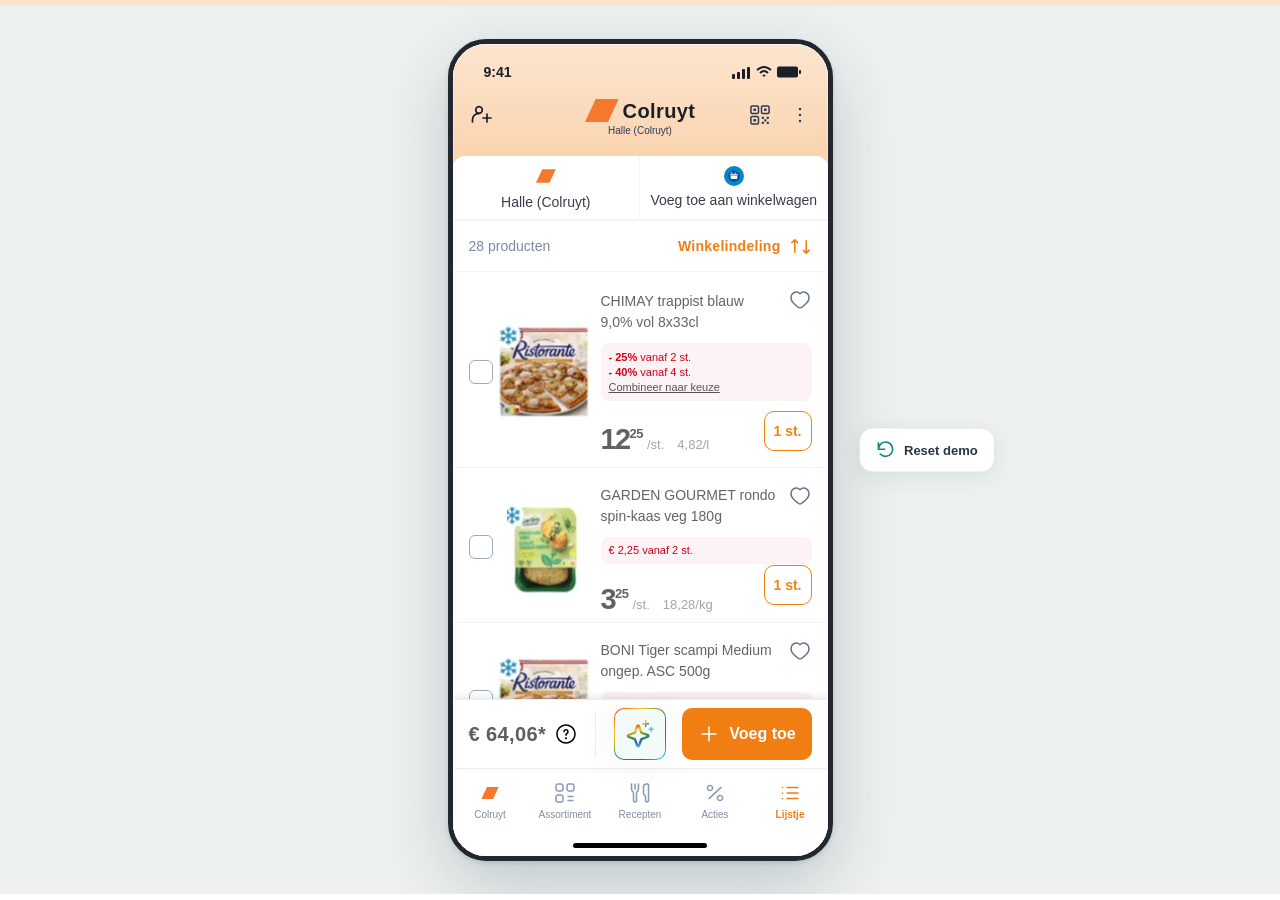
<file: index.html>
<!doctype html>
<html lang="nl" data-healthify-page="list">
  <head>
    <meta name="robots" content="noindex,nofollow,noarchive">
    <meta charset="utf-8">
    <meta name="viewport" content="width=device-width,initial-scale=1,viewport-fit=cover">
    <meta name="theme-color" content="#FCE5CF">
    <meta name="apple-mobile-web-app-capable" content="yes">
    <meta name="apple-mobile-web-app-status-bar-style" content="black-translucent">
    <title>Xtra Healthify | Figma precision</title>
    <link rel="stylesheet" href="styles.css">
    <script type="text/javascript" src="https://api.useberry.com/integrations/liveUrl/scripts/useberryScript.js"></script>
  </head>
  <body data-healthify-page="list">
    <div class="safari-edge-tint safari-edge-top" aria-hidden="true"></div>
    <div class="safari-edge-tint safari-edge-bottom" aria-hidden="true"></div>
    <div class="outer">
      <main class="device" id="device" aria-label="Xtra interactief mobiel prototype">
        <div class="screen" id="screen"></div>
        <div class="homebar" id="homebar"></div>
      </main>
      <aside class="demo-reset-rail" aria-label="Demo bediening">
        <button class="demo-reset" id="demo-reset" type="button" title="Start de hele demo opnieuw" aria-label="Reset de demo">
          <svg viewBox="0 0 24 24" aria-hidden="true">
            <path d="M3 11a9 9 0 1 1 2.35 6.06M3 3v8h8"/>
          </svg>
          <span>Reset demo</span>
        </button>
      </aside>
    </div>
    <script src="app.js"></script>
  </body>
</html>
</file>
<file: styles.css>
:root{--orange:#f57900;--orange-deep:#eb7000;--orange-soft:#fcf0e5;--green:#009f93;--green-deep:#00897d;--mint:#e2f6f4;--ink:#202a3b;--grey:#798496;--line:#e9ebef;--red:#b72f49;--pink:#fff0f4;--ease:cubic-bezier(.22,1,.36,1);font-family:-apple-system,BlinkMacSystemFont,"Segoe UI",Roboto,Arial,sans-serif;color:var(--ink)}
*{box-sizing:border-box}html,body{margin:0;min-height:100%;background:#edf1f1}button{font:inherit;cursor:pointer}button:disabled{cursor:default}button:focus-visible{outline:3px solid #1c98f6;outline-offset:2px}svg{display:block;flex-shrink:0}h1,h2,h3,p{margin:0}.outer{min-height:100dvh;display:flex;align-items:center;justify-content:center;padding:24px}.device{position:relative;width:385px;height:min(822px,calc(100dvh - 48px));min-height:665px;background:#fff;border:5px solid #232830;border-radius:38px;overflow:hidden;box-shadow:0 24px 70px #071e2531,0 2px 5px #17212c22;isolation:isolate}.device:after{content:"";position:absolute;inset:0;pointer-events:none;box-shadow:inset 0 0 0 1px #fff6;border-radius:32px;z-index:60}.screen{height:100%;display:flex;flex-direction:column;position:relative;overflow:hidden;background:#fff}.status{height:44px;flex:0 0 44px;padding:14px 27px 0 31px;display:flex;align-items:center;justify-content:space-between;font-size:14px;font-weight:740;color:var(--ink);background:#fff;position:relative;z-index:7}.status.orange{background:var(--orange);color:#fff}.status.teal{background:#05a79d;color:white}.sys-icons{display:flex;gap:5px;align-items:center}.homebar{position:absolute;bottom:8px;left:50%;width:112px;height:5px;transform:translateX(-50%);border-radius:8px;background:#10161b;pointer-events:none;z-index:55}.homebar.light{background:#fff}.svg-icon{stroke-width:1.8}
/* List, following the recording */
.list-screen{flex:1;min-height:0;display:flex;flex-direction:column}.orange-toolbar{background:var(--orange);color:white;display:flex;align-items:center;padding:10px 13px 12px;gap:9px;min-height:52px}.orange-toolbar h1{font-size:18px;font-weight:660;flex:1;letter-spacing:-.02em}.head-icon{background:transparent;border:none;color:inherit;padding:3px}.list-locations{display:grid;grid-template-columns:1fr 1fr;background:#fff;border-bottom:1px solid #edf0f1;height:70px;flex:none}.list-location{display:grid;place-items:center;align-content:center;gap:8px;font-size:12px;color:#485568;border-right:1px solid #ebeff1}.location-tile{height:11px;width:17px;transform:skew(-20deg);background:#de6506}.location-circle{border-radius:50%;background:#1c6e95;color:#fff;padding:3px}.list-sort{flex:0 0 50px;display:flex;justify-content:space-between;align-items:center;color:#6b7a8a;padding:0 14px;font-size:12px}.list-sort b{color:var(--orange);font-size:11px}.list-products{min-height:0;flex:1;overflow:auto;scrollbar-width:none}.list-products::-webkit-scrollbar{display:none}.list-line{border-bottom:1px solid #eceff3;display:grid;grid-template-columns:24px 77px minmax(0,1fr) 35px;align-items:center;column-gap:8px;padding:14px 12px 17px;min-height:147px;position:relative}.list-line.highlight{animation:lineflash 1.2s ease-out both}@keyframes lineflash{0%{background:#bbf3e8}100%{background:white}}.list-check{width:19px;height:19px;border:1.5px solid #aab5c1;border-radius:5px}.list-line img{height:79px;width:77px;object-fit:contain}.list-name{font-size:11px;font-weight:590;line-height:1.5;min-height:36px}.list-deal{background:#fff0f2;color:#ba4254;border-radius:7px;padding:4px 5px;font-size:10px;line-height:1.3;margin-top:7px}.list-cost{font-size:22px;line-height:1;margin-top:7px;font-weight:800;letter-spacing:-.06em}.list-cost sup{font-size:10px;letter-spacing:0;font-weight:650;vertical-align:super}.list-cost small{font-size:10px;color:#7e8999;font-weight:450;letter-spacing:0}.list-heart{align-self:start;color:#748296;border:0;background:transparent;padding:4px}.count-box{color:var(--orange);border:1px solid var(--orange);font-size:10px;padding:7px 3px;border-radius:5px;white-space:nowrap;align-self:end;justify-self:end;margin-bottom:5px}.list-bottom{height:63px;flex:none;border-top:1px solid #f0f1f3;display:flex;align-items:center;justify-content:space-between;padding:7px 10px 10px;gap:7px;background:white}.total{font-size:13px;font-weight:800;white-space:nowrap}.total small{font-size:9px;color:#748191}.ai-launch{display:grid;place-items:center;height:38px;width:38px;background:#fff;border:1.4px solid #00a99c;border-radius:8px;box-shadow:0 0 0 4px #e2f7f4;color:var(--green);transition:transform .25s var(--ease)}.ai-launch:active{transform:scale(.83)}.add-list{font-size:10px;padding:12px 14px;background:var(--orange);color:white;border:0;border-radius:7px;font-weight:750;white-space:nowrap}.app-nav{height:49px;flex:none;display:flex;align-items:center;justify-content:space-around;background:#fff;border-top:1px solid #eceef2}.nav-item{display:grid;justify-items:center;gap:3px;font-size:8px;color:#9ca3ac}.nav-item.on{color:var(--orange)}
/* Assistant menu */
.dim{position:absolute;inset:0;background:#0005;z-index:20;animation:fade .25s both}.assistant-sheet{position:absolute;left:0;right:0;bottom:0;background:white;z-index:21;border-radius:16px 16px 0 0;padding:24px 14px 46px;box-shadow:0 -10px 35px #172f3f22;animation:slideup .42s var(--ease)}.sheet-title{display:flex;align-items:center;gap:10px;margin-bottom:14px}.sheet-title h2{flex:1;font-size:21px;font-weight:760;letter-spacing:-.035em}.sheet-close{background:none;border:0;padding:3px;color:var(--ink)}.assistant-sheet p{font-size:14px;line-height:1.6;margin-bottom:14px}.assist-option{display:flex;align-items:center;text-align:left;gap:12px;width:100%;padding:14px 12px;border:1px solid #eff1f3;background:#fff;border-radius:13px;box-shadow:0 4px 20px #0a1e2907}.assist-option:active{transform:scale(.985)}.assist-option-symbol{border-radius:9px;width:51px;height:51px;background:#dff5f2;color:#067c71;display:grid;place-items:center}.assist-option strong{display:block;font-size:16px}.assist-option small{display:block;color:#728093;line-height:1.4;font-size:12px;margin-top:4px}.assist-option>div:nth-child(2){flex:1}
/* Brand illustration, multicolour outline */
.brand-star{overflow:visible}.brand-star .star-core{transform-origin:50% 50%;animation:starfloat 2.5s ease-in-out infinite}.brand-star .glint{transform-origin:50% 50%;animation:blink 1.25s ease-in-out infinite alternate}.brand-star .glint.g2{animation-delay:.4s}.brand-star .glint.g3{animation-delay:.8s}@keyframes starfloat{50%{transform:translateY(-3px) rotate(5deg)}}@keyframes blink{from{opacity:.35;transform:scale(.75)}to{opacity:1;transform:scale(1.1)}}
/* Thinking screen, measured against Figma node 807:5351 at 375 × 812 */
.status.mint{background:#E5F7F5;color:#1B1F27}
.scan{flex:1;min-height:0;position:relative;overflow:hidden;background:#E5F7F5;color:#1B1F27}
.scan-content{position:absolute;top:130px;left:50%;transform:translateX(-50%);width:295px;display:flex;flex-direction:column;align-items:center;text-align:center}
.scan-aura{position:relative;width:205px;height:205px;flex:0 0 205px;background:#F2FBFA;border-radius:50%;display:flex;align-items:center;justify-content:center;overflow:hidden}
.scan-logo{display:flex;align-items:center;justify-content:center;width:205px;height:205px;position:relative}
.scan-logo .brand-star{height:140px;width:140px;display:block;overflow:visible}
.scan-logo .star-core{transform-origin:13px 17px;animation:healthify-star-jump 1.68s cubic-bezier(.25,.8,.3,1) infinite}
.scan-logo .glint{transform-origin:center;animation:healthify-star-glint 1.68s ease-in-out infinite}
.scan-logo .g2{animation-delay:.13s}
.scan-text{margin-top:50px;width:295px;display:flex;flex-direction:column;align-items:center;gap:8px}
.scan h2{margin:0;width:295px;font-family:'Neue Haas Grotesk Display Pro','Arial',sans-serif;font-size:24px;font-weight:600;line-height:29px;letter-spacing:.48px;color:#1B1F27;text-align:center}
.scan p{margin:0;width:295px;font-family:'Neue Haas Grotesk Display Pro','Arial',sans-serif;font-size:16px;font-weight:400;line-height:24px;letter-spacing:0;color:#1B1F27;text-align:center}
/* The Xtra mark jumps and flips, with the two small stars following slightly later. */
@keyframes healthify-star-jump{0%,100%{transform:translateY(0) rotate(0deg) scale(1)}22%{transform:translateY(-8px) rotate(-9deg) scale(1.03)}43%{transform:translateY(-7px) rotate(180deg) scale(1.04)}64%{transform:translateY(0) rotate(360deg) scale(.98)}78%{transform:translateY(1px) rotate(360deg) scale(1)}}
@keyframes healthify-star-glint{0%,25%,100%{transform:translateY(0) scale(1);opacity:1}46%{transform:translateY(-5px) scale(1.10);opacity:.75}72%{transform:translateY(1px) scale(1);opacity:1}}
@media(max-width:350px){.scan-content,.scan-text,.scan h2,.scan p{width:calc(100vw - 48px)}.scan h2{font-size:22px}}
@media(max-height:650px){.scan-content{top:95px}}
@media(prefers-reduced-motion:reduce){.scan-logo .star-core,.scan-logo .glint{animation:none!important}}
/* Comparison */
.compare{flex:1;min-height:0;display:flex;flex-direction:column;background:#fff;position:relative}.cmp-head{flex:none;min-height:91px;padding:9px 15px 12px;display:flex;gap:12px;align-items:flex-start}.cmp-head-text{flex:1}.cmp-head h2{font-size:18px;font-weight:775;line-height:1.16;letter-spacing:-.03em;padding-top:2px}.cmp-head p{font-size:12px;margin-top:5px;color:#6d7789}.cmp-close{background:none;border:0;padding:3px;color:#30343b}.cmp-body{flex:1;position:relative;min-height:0;overflow:hidden;touch-action:pan-y}.cmp-carousel{height:100%;display:flex;flex-direction:column;justify-content:center;padding:0 2px;will-change:transform;transform:translate3d(0,0,0)}.offer-card{background:white;border:1px solid #edf0f2;border-radius:11px;box-shadow:0 3px 9px #111d2c1b;overflow:hidden;position:relative;flex-shrink:0;min-height:0}.offer-card.alt{border:1.5px solid #21a99e;box-shadow:0 2px 5px #008f8180}.offer-card.selected{border:2px solid #008f86;box-shadow:0 0 0 1px #008f861c,0 3px 10px #003f3625}.offer-card.dimmed{opacity:.56}.offer-head{height:35px;display:flex;gap:11px;align-items:center;padding:0 16px;font-size:13px;font-weight:730}.offer-head.current{background:#fcf0e5;color:#cb740d}.offer-head.alternative{background:#dcf4f1;color:#008f84}.offer-head .selected-chip{background:#008c80;color:#fff;border-radius:4px;padding:3px 5px;display:flex;align-items:center;font-size:9px;margin-left:auto}.offer-content{height:186px;display:grid;grid-template-columns:104px minmax(0,1fr);align-items:start;gap:9px;padding:17px 12px 10px}.offer-photo-wrap{position:relative}.offer-photo{object-fit:contain;width:103px;height:103px}.snowflake{font-size:18px;position:absolute;top:-5px;left:0;color:#3f9cc6;filter:drop-shadow(0 1px 1px #fff);z-index:1}.offer-main{min-width:0}.offer-topline{display:flex;align-items:flex-start;gap:4px}.offer-title{font-size:12.4px;line-height:1.46;min-height:38px;font-weight:520;flex:1}.offer-heart{border:0;background:transparent;color:#8e9ba8;padding:1px;align-self:flex-start}.offer-deal{margin-top:12px;background:#fff0f4;color:#bf3850;border-radius:9px;padding:6px 6px 4px;font-size:10.5px;line-height:1.36}.offer-deal-line{display:flex;justify-content:space-between;gap:5px;font-weight:680}.offer-deal a{text-decoration:underline;color:#b93a53}.offer-price{margin-top:10px;display:flex;align-items:baseline;gap:5px}.offer-price strong{font-size:31px;font-weight:790;letter-spacing:-.09em;line-height:.98}.offer-price strong sup{font-size:12px;vertical-align:top;letter-spacing:0;position:relative;top:0}.offer-price span{font-size:11px}.offer-price small{font-size:11px;color:#778294;margin-left:10px}.connector{height:42px;display:flex;align-items:center;gap:8px;justify-content:center;flex-shrink:0}.connector:before,.connector:after{content:"";height:1px;background:#e9eaf0;flex:1;margin:0 15px}.connector span{width:25px;height:25px;background:#059e91;color:white;border-radius:100%;display:grid;place-items:center;box-shadow:0 2px 5px #00a19645;animation:arrowbob 2.3s ease-in-out infinite}@keyframes arrowbob{50%{transform:translateY(3px)}}.cmp-nav{height:65px;flex:0 0 65px;display:flex;align-items:flex-start;padding:0 18px 0;gap:10px}.nav-dots{display:flex;align-items:center;gap:7px;justify-content:center;flex:1}.nav-dot{width:7px;height:7px;border-radius:50%;background:#dfe3ec;border:0;padding:0;transition:width .2s,transform .2s,background .2s}.nav-dot.active{background:var(--orange);transform:scale(1.1)}.nav-dot.completed:not(.active){background:#ffd3a8}.slide-index{font-size:12px;font-weight:800;background:var(--orange);padding:6px 7px;color:white;border-radius:7px;min-width:31px;text-align:center;margin-left:11px;box-shadow:0 2px 4px #be550026}.show-all{display:flex;align-items:center;color:#c57620;border:0;background:transparent;gap:6px;font-size:12px;white-space:nowrap;font-weight:620;min-height:27px}.cmp-action-row{flex:0 0 105px;height:105px;border-top:1px solid #f0f1f3;display:flex;gap:9px;align-items:flex-start;padding:9px 13px 13px;background:white;box-shadow:0 -4px 13px #0e1e2906}.choose-btn{height:51px;border-radius:9px;font-size:14px;font-weight:750;transition:transform .16s,filter .16s}.choose-btn:active{transform:scale(.97);filter:brightness(.96)}.choose-btn.keep{width:34%;background:#fff;color:#d37c19;border:1px solid #eda24f}.choose-btn.swap{flex:1;border:0;background:var(--orange);color:white;display:flex;align-items:center;justify-content:center;gap:10px}.confirm-bar{position:absolute;z-index:9;top:0;left:0;right:0;background:#078e2a;color:white;min-height:39px;display:flex;align-items:center;justify-content:center;gap:7px;font-size:12px;font-weight:730;box-shadow:0 3px 12px #0d7e2a26;animation:confirmIn .37s var(--ease) both}@keyframes confirmIn{from{transform:translateY(-100%);opacity:0}to{transform:translateY(0);opacity:1}}.confirm-spark{position:absolute;width:85px;height:85px;top:59%;left:50%;pointer-events:none;z-index:15}.confirm-spark i{position:absolute;width:7px;height:12px;border-radius:3px;left:50%;top:50%;background:var(--orange);transform:rotate(var(--r)) translateY(-9px);animation:particle .55s ease-out both}@keyframes particle{to{transform:rotate(var(--r)) translateY(-52px);opacity:0}}.intro-mask{position:absolute;inset:0;background:#0009;z-index:24;display:grid;place-items:center}.intro-help{background:#e8faff;max-width:250px;font-size:12px;line-height:1.5;border:1px solid #c6e3ed;border-radius:10px;padding:13px 15px;box-shadow:0 12px 35px #0003;text-align:center;color:#34434d}.intro-help strong{display:block;margin-bottom:4px}.intro-help button{border:0;background:var(--green);color:white;border-radius:6px;padding:8px 17px;margin-top:10px;font-weight:720}
/* 'Toon alle' overlay */
.modal-dim{position:absolute;inset:0;background:#121d2d73;z-index:24;animation:fade .2s ease-out}.modal-sheet{position:absolute;bottom:0;left:0;right:0;background:white;border-radius:18px 18px 0 0;padding:15px 15px 35px;z-index:25;animation:slideup .38s var(--ease);box-shadow:0 -8px 22px #1020362b}.modal-grip{width:36px;height:4px;border-radius:8px;background:#d7dbe3;margin:0 auto 18px}.modal-heading{display:flex;align-items:center;justify-content:space-between;gap:10px}.modal-heading h2{font-size:19px}.modal-heading button{background:none;border:0}.modal-sheet p{margin:4px 0 12px;font-size:12px;color:var(--grey)}.modal-item{width:100%;display:flex;align-items:center;gap:11px;border:1px solid #eceef1;border-radius:11px;padding:10px;background:white;text-align:left;margin:7px 0}.modal-item img{width:49px;height:49px;object-fit:contain}.modal-item div{flex:1;min-width:0}.modal-item strong{font-size:12px;display:block;white-space:nowrap;overflow:hidden;text-overflow:ellipsis}.modal-item small{font-size:10px;color:var(--grey)}.modal-item .done{color:#099486}.modal-continue{width:100%;margin-top:12px;border:0;border-radius:9px;padding:13px;color:white;background:var(--orange);font-weight:750}
/* Results */
.summary{flex:1;min-height:0;display:flex;flex-direction:column;background:#fff;position:relative}.summary-scroll{flex:1;overflow:auto;scrollbar-width:none;padding-bottom:24px}.summary-scroll::-webkit-scrollbar{display:none}.result-top{height:270px;position:relative;overflow:hidden;color:white;background:radial-gradient(circle at 50% 28%,#65d8cb 1%,#10b6a8 45%,#009d92 83%);text-align:center;padding:19px 17px 22px}.result-top:before{content:"";inset:-200px -90px 12px;position:absolute;background:repeating-conic-gradient(from 4deg at 50% 55%,#ffffff29 0 6deg,transparent 6deg 21deg);mask-image:radial-gradient(ellipse at center,#0008 0%,transparent 62%);pointer-events:none}.result-confetti{position:absolute;inset:0;pointer-events:none}.result-confetti i{position:absolute;left:var(--x);top:-12%;height:10px;width:5px;background:var(--c);opacity:.85;transform:rotate(var(--r));animation:rain 2.4s var(--d) ease-in both}@keyframes rain{to{top:115%;transform:rotate(550deg) translateX(var(--dx));opacity:0}}.result-close{position:absolute;right:14px;top:10px;background:#fff;border:0;border-radius:4px;color:#2c3640;padding:5px;z-index:5}.result-basket{width:126px;height:122px;position:relative;display:grid;place-items:center;margin:0 auto;filter:drop-shadow(0 8px 13px #00877c55);animation:basketPop .85s cubic-bezier(.15,1.48,.36,1) both}@keyframes basketPop{from{transform:translateY(60px) scale(.5) rotate(-15deg);opacity:0}to{transform:translateY(0) scale(1);opacity:1}}.result-top h2{font-size:27px;letter-spacing:-.03em;font-weight:820;margin:2px 0 8px;position:relative}.result-top p{font-size:13px;line-height:1.42;font-weight:650;position:relative}.result-top small{display:block;font-size:12px;opacity:.85;margin-top:9px;position:relative}.details{border-radius:18px 18px 0 0;background:#f0fbfa;padding:29px 14px 18px;position:relative;margin-top:-6px}.details h3{font-size:18px;letter-spacing:-.035em}.details p{font-size:12px;color:#515d6e;margin-top:6px}.statgrid{display:grid;grid-template-columns:1fr 1fr;gap:10px;margin-top:14px}.statcard{height:140px;border-radius:15px;background:white;box-shadow:0 4px 8px #28484e15;padding:15px 13px;overflow:hidden;display:flex;flex-direction:column;align-items:flex-start}.statcard.replaced{background:linear-gradient(160deg,#e0f7f4 0%,#e0f7f4 48%,#fff 48%,#fff 100%)}.stat-illustration{color:var(--green);height:34px}.nutriband{font-size:8px;letter-spacing:-.04em;padding:3px;background:#fff;border-radius:4px;border:1px solid #ddd;font-weight:900;display:flex}.nutriband span{padding:3px;color:white}.statnumber{font-size:33px;font-weight:810;color:#079e93;line-height:1.1;margin-top:12px}.statdesc{font-size:12px;color:#6a7482;line-height:1.45;margin-top:5px}.changes{padding:20px 14px 12px}.changes h3{font-size:18px;margin-bottom:15px}.change-row{display:flex;align-items:center;gap:8px;min-height:76px;border-bottom:1px solid #ecedef}.change-row img{height:55px;width:48px;object-fit:contain}.change-row-name{font-size:10px;min-width:0;flex:1;overflow:hidden;text-overflow:ellipsis;white-space:nowrap;font-weight:670}.score{color:white;font-size:12px;font-weight:820;border-radius:9px;width:32px;height:32px;display:grid;place-items:center}.score.a{background:#1b824a}.score.b{background:#91b82c}.score.c{background:#ecc600}.score.d{background:#de7f1b}.score.e{background:#c93c35}.change-arrow{color:#91a0b2}.nochange{color:#8a96a3;font-size:10px;font-weight:690}.result-actions{flex:0 0 100px;display:flex;align-items:center;padding:12px 14px 29px;background:white;border-top:1px solid #e8ebef;box-shadow:0 -5px 15px #1627370c;z-index:4}.result-actions button{height:48px;width:100%;border:0;background:var(--orange);color:#fff;border-radius:9px;font-weight:760;font-size:13px}.result-actions button:active{transform:scale(.985)}
@keyframes slideup{from{transform:translateY(90%)}to{transform:translateY(0)}}@keyframes fade{from{opacity:0}to{opacity:1}}
@media(max-width:520px){html,body{background:#fff}.outer{padding:0;min-height:100dvh}.device{height:100dvh;min-height:0;width:100%;max-width:none;border:0;border-radius:0;box-shadow:none}.device:after{display:none}}
@media(max-height:735px){.cmp-head{min-height:93px;padding:8px 13px}.offer-content{height:135px;padding:11px 10px 8px;grid-template-columns:92px minmax(0,1fr)}.offer-photo{height:92px;width:90px}.offer-deal{margin-top:6px}.offer-price{margin-top:5px}.connector{height:33px}.cmp-nav{height:55px;flex-basis:55px;padding-top:10px}.cmp-action-row{height:100px;flex-basis:100px}.offer-title{font-size:11.5px}.offer-head{height:33px}.result-top{height:270px}}
@media(max-height:625px){.cmp-body{overflow-y:auto}.cmp-carousel{justify-content:flex-start}.offer-content{height:125px}.offer-price strong{font-size:25px}.offer-deal{font-size:9px}}
@media(prefers-reduced-motion:reduce){*,*:before,*:after{animation-duration:0.01ms!important;animation-iteration-count:1!important;transition-duration:.01ms!important}}

/* Gesture-driven paired cards. Preview reuses the real card markup, never a placeholder. */
.cmp-body {touch-action:pan-y;cursor:grab;overscroll-behavior-x:contain;}
.cmp-body.swipe-active {cursor:grabbing;}
.cmp-body.swipe-active,.cmp-body.swipe-active * {user-select:none;-webkit-user-select:none;}
.cmp-carousel {position:relative;z-index:1;backface-visibility:hidden;transform-origin:50% 50%;will-change:transform,opacity;}
.cmp-carousel.swipe-preview {position:absolute;inset:0;z-index:2;height:100%;width:100%;margin:0;pointer-events:none;}
.cmp-carousel.swipe-preview .offer-card {pointer-events:none;}
@media (prefers-reduced-motion:reduce){.cmp-carousel,.cmp-carousel.swipe-preview{will-change:auto;}}

/* Precision pass from Figma / Update List Assistent, frames 761:17883 and 761:19399. */
:root{--orange:#fb8109;--orange-deep:#ee7606;--orange-soft:#fdf0e6;--green:#00a99c;--green-deep:#009d92;--mint:#e4f7f4;--ink:#1e2530;--grey:#8390a1;--line:#edf0f4}
.cmp-head{padding-left:16px;padding-right:15px;gap:10px}
.cmp-head h2{font-size:19px;line-height:1.15;letter-spacing:-.035em}
.cmp-head p{font-size:13px;margin-top:5px;color:#53647c}
.offer-card{border-radius:11px;box-shadow:0 4px 11px #192f4018}
.offer-card.alt{border:2px solid #00a99f;box-shadow:0 3px 6px #00a99b20}
.offer-head{font-size:13px;padding-left:16px;height:35px}
.offer-head.current{background:#fff1e4;color:#fa7a00}
.offer-head.alternative{background:#e1f6f3;color:#009e94}
.offer-content{grid-template-columns:96px minmax(0,1fr);gap:8px;padding-left:20px;padding-right:12px;padding-top:18px}
.offer-photo{width:90px;height:90px;object-fit:contain}
.offer-title{font-size:13px;font-weight:430;line-height:1.5;color:#626468}
.offer-heart{color:#7484a0}
.offer-deal{background:#fff0f3;color:#cc2644;border-radius:11px;font-size:10.5px;margin-top:10px}
.offer-price strong{color:#616161;font-weight:720}
.offer-price span,.offer-price small{color:#85878a}
.offer-card.orig.selected{border:2px solid #ff870c;box-shadow:0 3px 8px #f68a2d30}
.offer-head.current .selected-chip{background:#fa8108}
.offer-card.dimmed{opacity:.54}
.offer-head .selected-chip{border-radius:4px;font-size:10px;padding:4px 6px}
.connector span{background:#00a79c}
.show-all{color:#9ca8be}
.show-all.has-choices{color:#f47e00}
.nav-dots{gap:7px}
.cmp-nav{padding-left:17px;padding-right:18px}
.choose-btn{font-size:14px}
.choose-btn.keep{border-color:#fb7d00;color:#f47e00}
.choose-btn.swap{background:#fa8109}
.confirm-bar{background:#009b3d;font-size:14px;min-height:56px;justify-content:flex-start;padding-left:17px;font-weight:500;box-shadow:none}
.intro-mask{background:rgba(0,0,0,.62);align-items:center}
.swipe-training{display:grid;justify-items:center;gap:18px;transform:translateY(5px)}
.swipe-training svg{overflow:visible;filter:drop-shadow(0 3px 4px #0003);animation:teachgesture 1.4s ease-in-out infinite}
.intro-help{width:215px;max-width:215px;background:#e6faf9;border:0;border-radius:10px;color:#314a62;font-size:14px;line-height:1.65;padding:14px 16px;box-shadow:0 8px 30px #001e2033;text-align:left}
@keyframes teachgesture{0%,100%{transform:translateX(-8px) rotate(-5deg)}50%{transform:translateX(8px) rotate(5deg)}}
.result-top h2{letter-spacing:-.04em}
/* Keep the Figma baseline on 375x812 while preserving mobile fluid layout. */
@media(min-width:521px){.device{width:385px;height:min(822px,calc(100dvh - 48px))}}
@media(max-height:735px){.offer-content{padding-left:14px;grid-template-columns:86px minmax(0,1fr)}.offer-photo{width:84px;height:84px}}

/* Figma 761:17883 precision, unchanged swipe implementation */
.cmp-carousel{padding-left:5px;padding-right:5px}
.offer-content{grid-template-columns:96px minmax(0,1fr);gap:8px;padding-left:16px;padding-right:16px;height:184px}
.offer-card.alt .offer-content{height:182px}
.offer-photo{width:96px;height:96px}
.assist-option-symbol{width:48px;height:48px;background:transparent;border-radius:10px;flex:0 0 48px}
.assist-option-symbol svg{width:48px;height:48px}
.cmp-head .brand-star{flex:none}
.brand-star .star-core{animation:starfloat 2.5s ease-in-out infinite}
.result-basket{transform-origin:50% 80%}
@media(max-height:735px){.offer-content{height:140px;grid-template-columns:90px minmax(0,1fr);padding-top:11px;padding-left:14px}.offer-photo{width:88px;height:88px}.offer-card.alt .offer-content{height:140px}}

/* Targeted refinement: Figma List view 761:19106. Do not change comparison/swipe styles. */
:root{--orange:#f5820c}
.status.orange{height:44px;flex:0 0 44px;background:#f5820c;padding-top:12px}
.orange-toolbar{height:40px;min-height:40px;padding:0 15px;gap:10px}
.orange-toolbar h1{font-size:18px;letter-spacing:-.02em;font-weight:670}
.head-icon{display:grid;place-items:center;width:24px;height:30px;padding:0}
.list-screen{background:#fff}
.list-locations{height:65px;grid-template-columns:1fr 1fr}
.list-location{gap:4px;font-size:14px;line-height:21px;padding:5px 0}
.list-location .location-tile{width:17px;height:12px}
.list-sort{height:51px;flex:0 0 51px;padding:0 16px;font-size:14px}
.list-sort b{font-size:14px;font-weight:650;display:flex;align-items:center;gap:7px}
.list-products{min-height:0;background:#fff}
.list-line{height:155px;min-height:155px;display:block;padding:0;border-bottom:1px solid #f3f4fa;position:relative}
.list-line:first-child{height:196px;min-height:196px}
.list-line .list-check{position:absolute;width:24px;height:24px;left:16px;top:67px;border:1.6px solid #9faac0;border-radius:6px}
.list-line:first-child .list-check{top:88px}
.list-line img{position:absolute;left:44px;top:33px;width:96px;height:96px;object-fit:contain}
.list-line:first-child img{top:52px}
.list-line .list-content{display:contents}
.list-line .list-name{position:absolute;left:148px;right:52px;top:17px;min-height:0;font-size:14px;line-height:21px;font-weight:450;letter-spacing:0;color:#636363}
.list-line:first-child .list-name{top:19px}
.list-line .list-heart{position:absolute;top:16px;right:16px;padding:0;width:24px;height:24px;color:#74829a}
.list-line .list-deal{position:absolute;left:148px;right:16px;top:69px;min-height:27px;margin:0;padding:6px 8px;border-radius:8px;background:#fdf2f4;color:#cf001c;font-size:11px;line-height:15px}
.list-line:first-child .list-deal{top:71px;min-height:56px;padding-top:7px}
.list-line .list-cost{position:absolute;left:148px;top:109px;margin:0;font-size:29px;line-height:33px;letter-spacing:-.055em;font-weight:740;color:#626262}
.list-line:first-child .list-cost{top:145px}
.list-line .list-cost sup{font-size:13px;letter-spacing:-.04em;top:-.45em}
.list-line .list-cost small{font-size:13px;font-weight:400;color:#a4a4a4;letter-spacing:0;margin-left:4px}
.list-line .count-box{position:absolute;right:16px;bottom:17px;width:48px;height:40px;border-radius:10px;border:1px solid #f5820c;display:flex;align-items:center;justify-content:center;font-size:14px;font-weight:650;margin:0;padding:0}
.list-line:first-child .count-box{bottom:16px}
.list-bottom{flex:0 0 69px;height:69px;padding:7px 16px 10px;gap:16px}
.total{font-size:20px;font-weight:680;letter-spacing:-.02em;color:#5d5d5d;flex:1}
.total small{font-size:12px}
.ai-launch{height:52px;width:52px;box-shadow:none;border:1px solid #f5820c;border-radius:13px;flex:0 0 52px;position:relative}
.add-list{border-radius:12px;background:#f5820c;font-size:16px;height:52px;padding:0 22px;font-weight:650}
.app-nav{height:96px;flex:0 0 96px;align-items:flex-start;padding-top:20px}
.nav-item{font-size:11px;gap:6px}
.nav-item svg{height:24px;width:24px}
/* Smaller phones retain the relative Figma positions without clipping the tab bar. */
@media(max-height:720px){.app-nav{height:64px;flex-basis:64px;padding-top:7px}.list-bottom{height:58px;flex-basis:58px}.list-line:not(:first-child){min-height:150px}}

/* End screen refinement from Figma 761:19399. Comparison and swipe code is untouched. */
.screen:has(> .summary) > .status.teal {position:absolute;top:0;left:0;right:0;z-index:19;background:transparent;color:white;pointer-events:none}
.screen:has(> .summary) ~ .homebar.light {background:#11161a}
.summary{height:100%;flex:1;display:flex;min-height:0;position:relative;background:#fff}
.summary-scroll{padding-bottom:10px;overflow-y:auto;overflow-x:hidden;flex:1;scrollbar-width:none}
.result-top{height:330px;min-height:330px;position:relative;padding:0;background:radial-gradient(ellipse 270px 236px at 50% 34%,#76D5CF 0%,#00AB9E 36%,#0CBEB1 73%,#00AB9E 100%);overflow:hidden}
.result-top:before{display:none}
.figma-exact-decoration{position:absolute;display:block;pointer-events:none;z-index:1}.figma-exact-decoration.sparkles{width:280px;height:123px;left:67px;top:39px}.figma-exact-decoration.confetti{width:307px;height:132px;left:34px;top:26px}.figma-exact-decoration.leaves{width:351px;height:266px;left:15px;top:15px}.figma-sunburst{position:absolute;left:50%;top:0;transform:translateX(-50%);width:100%;height:185px;z-index:0;pointer-events:none}
.result-hero-glow{position:absolute;width:164px;height:164px;top:31px;left:50%;transform:translateX(-50%);border-radius:50%;background:radial-gradient(circle,rgba(229,247,245,.78),rgba(229,247,245,.4) 45%,transparent 72%);filter:blur(6px);pointer-events:none}
.result-confetti{z-index:1;height:180px;overflow:hidden}
.result-confetti i{opacity:.5;width:7px;height:9px;animation:rain 3s var(--d) ease-in both}
.result-basket{position:absolute;z-index:2;top:66px;left:calc(50% - 56.5px);margin:0;width:113px;height:94px;display:block;filter:drop-shadow(0 5px 10px #007c7455);animation:figmaBasketPop .74s cubic-bezier(.2,1.15,.36,1) both}
.result-basket img{display:block;width:113px;height:94px}
@keyframes figmaBasketPop{from{transform:translateY(30px) scale(.6);opacity:0}to{transform:translateY(0) scale(1);opacity:1}}
.result-top h2{position:absolute;z-index:3;top:182px;left:0;right:0;margin:0;color:#fff;font-size:31px;line-height:37px;letter-spacing:.45px;font-weight:700}
.result-top p{position:absolute;z-index:3;top:222px;left:12px;right:12px;font-size:13.6px;line-height:16.55px;letter-spacing:.1px;font-weight:650}
.result-top small{position:absolute;z-index:3;top:265px;left:0;right:0;margin:0;font-size:13.6px;line-height:20px;opacity:1;font-weight:400}
.result-close{position:absolute;top:54px;right:16px;width:41px;height:41px;padding:8px;border:0;border-radius:4px;display:grid;place-items:center;background:#fff;color:#1b1f27;z-index:9}
.details{position:relative;z-index:4;margin-top:-22px;height:248px;min-height:248px;background:#f2fbfa;border-radius:16px 16px 0 0;padding:30px 16px 12px}
.details h3{font-size:18px;line-height:22px;letter-spacing:.36px;color:#4c4c4c;font-weight:650}
.details p{font-size:14px;line-height:21px;color:#5d6473;margin:3px 0 0}
.statgrid{display:grid;grid-template-columns:165px 165px;gap:12px;margin-top:7px}
.statcard{width:165px;height:141px;border-radius:16px;background:#fff;box-shadow:0 3px 8px rgba(46,59,86,.1);padding:16px;gap:0;justify-content:flex-start}
.statcard.replaced{background:linear-gradient(157deg,#e5f7f5 0%,#e5f7f5 50%,#fff 50.4%,#fff 100%)}
.stat-illustration{height:32px;width:56px;display:flex;align-items:flex-start;justify-content:flex-start;margin:0;color:#00ab9e}
.stat-illustration svg{width:31px;height:31px}
.stat-illustration .nutriband{margin:0}
.statnumber{font-size:32px;font-weight:700;line-height:38px;letter-spacing:.64px;color:#00ab9e;margin-top:6px}
.statdesc{font-size:14px;line-height:21px;color:#63708a;margin-top:0;font-weight:400}
.nutriband{position:relative;display:flex;align-items:flex-end;width:55px;height:31px;border:1px solid #e1e4e6;border-radius:4px;padding:0 2px 4px;box-shadow:0 1px 1px #0001;gap:0;font-size:9px;line-height:12px;font-weight:900;letter-spacing:0}
.nutriband:before{content:"NUTRI-SCORE";position:absolute;top:2px;left:3px;color:#4a4a4a;font-size:5px;line-height:7px;letter-spacing:.03em;font-weight:800}
.nutriband span{width:10px;height:12px;text-align:center;padding:0;color:white}
.changes{padding:16px 16px 16px;position:relative;background:#fff}
.changes h3{color:#34383d;line-height:22px;letter-spacing:.36px;font-size:18px;font-weight:650;margin:0 0 9px}
.change-row{min-height:72px;height:72px;border-bottom:1px solid #f3f4fa;display:flex;align-items:center;gap:8px;margin:0 -16px;padding:0 16px}
.change-row img{height:48px;width:48px;object-fit:contain;flex-shrink:0}
.change-row-name{font-size:14px;line-height:21px;color:#2e3b56;font-weight:400;text-transform:none}
.score{font-size:24px;border-radius:10px;width:33px;height:40px;flex:0 0 33px}
.change-arrow svg{width:24px;height:24px}
.result-actions{position:absolute;bottom:0;left:0;right:0;z-index:12;height:103px;display:flex;align-items:flex-start;padding:20px 16px 34px;background:#fff;border:0;box-shadow:0 -4px 14px #131c2220}
.result-actions button{height:49px;border-radius:9px;font-size:14px;font-weight:650;background:#f5820c}
@media(max-height:720px){.summary-scroll{padding-bottom:0}.result-actions{height:76px;padding:8px 16px 19px}}

/* Presentation-only control. This sits outside the Figma product UI. */
.demo-reset-rail{position:fixed;z-index:100;top:50%;left:calc(50% + 219px);transform:translateY(-50%)}
.demo-reset{display:flex;align-items:center;justify-content:center;gap:9px;padding:12px 16px;border:1px solid #e1e6e9;border-radius:14px;background:#fff;color:#273744;box-shadow:0 5px 22px #16323a16;font-size:13px;font-weight:650;white-space:nowrap;cursor:pointer;transition:box-shadow .2s ease,transform .2s ease,background .2s ease}
.demo-reset:hover{background:#f7fbfb;box-shadow:0 7px 25px #16323a24;transform:translateY(-2px)}
.demo-reset:active{transform:scale(.97)}
.demo-reset svg{width:19px;height:19px;fill:none;stroke:#078b82;stroke-width:2;stroke-linecap:round;stroke-linejoin:round}
.demo-reset:focus-visible{outline:3px solid #219cf2;outline-offset:3px}
@media(max-width:720px){.demo-reset-rail{left:auto;right:0;top:132px;transform:none}.demo-reset{border-radius:12px 0 0 12px;padding:10px 9px;gap:5px;font-size:11px;box-shadow:0 3px 12px #142a3030;background:#fffffff0}.demo-reset svg{width:16px;height:16px}}
@media(prefers-reduced-motion:reduce){.demo-reset{transition:none}}

/* Last screen: scroll the results behind the fixed Figma action dock.
   Reserve the dock height below the final change row, for touch and wheel. */
.summary-scroll{
  min-height:0;
  overflow-y:auto;
  overflow-x:hidden;
  padding-bottom:calc(112px + env(safe-area-inset-bottom, 0px));
  overscroll-behavior-y:contain;
  -webkit-overflow-scrolling:touch;
  touch-action:pan-y;
}
.summary-scroll .changes{padding-bottom:0}
@media(max-height:720px){
  .summary-scroll{padding-bottom:calc(86px + env(safe-area-inset-bottom, 0px))}
}
/* Keep the external demo control compact on real phone widths. */
@media(max-width:720px){
  .demo-reset-rail{top:120px;right:0;left:auto;transform:none}
  .demo-reset{height:39px;width:42px;padding:0;gap:0;border-right:0;border-radius:10px 0 0 10px;background:#fffffff0}
  .demo-reset span{position:absolute;width:1px;height:1px;margin:-1px;padding:0;overflow:hidden;clip:rect(0,0,0,0);white-space:nowrap;border:0}
  .demo-reset svg{width:20px;height:20px}
}

/* Icon audit from Figma node 761:17882. Keep all established motion and layout unchanged. */
.snowflake{font-size:0;top:-7px;left:-3px;filter:none;width:24px;height:24px}
.snowflake svg{display:block;width:24px;height:24px}
.location-tile{background:none;transform:none;display:grid;place-items:center;width:24px!important;height:24px!important}
.location-tile svg{display:block;width:24px;height:24px}
.location-circle{padding:0;background:transparent;display:grid;place-items:center;width:24px;height:24px}
.location-circle svg{width:24px;height:24px}
.list-sort b{display:flex;align-items:center;gap:6px}
.nav-item svg{width:24px;height:24px}
.nav-item:first-child svg{width:24px;height:24px}
.total{display:flex;align-items:center;gap:5px}
.total svg{flex:none;width:20px;height:20px}
.offer-head .selected-chip svg{width:12px;height:12px}
.show-all svg{width:18px;height:18px}
.stat-illustration>svg{width:30px;height:30px}

/* Bottom action dock and CLP tab bar: exact Figma frame 761:19123, 375 × 165. */
.list-screen .list-bottom{
  width:100%;height:69px;flex:0 0 69px;
  padding:8px 16px 9px;
  box-sizing:border-box;
  gap:8px;
  display:flex;align-items:center;justify-content:flex-start;
  background:#fff;border-top:1px solid #ebedf5;
  box-shadow:0 -2px 8px rgba(46,59,86,.12);
  position:relative;z-index:2;
}
.list-screen .total{
  height:46px;width:auto;flex:1 1 137px;min-width:0;
  margin:0;display:flex;align-items:center;gap:8px;
  position:relative;white-space:nowrap;
  color:#5f5f5f;
}
.list-screen .total-value{
  display:inline-block;font-size:20px;font-weight:650;
  line-height:24px;letter-spacing:.4px;white-space:nowrap;
}
.list-screen .total-info{width:24px;height:24px;flex:0 0 24px;display:grid;place-items:center}
.list-screen .total-info svg{width:24px;height:24px}
.list-screen .total::after{
  content:"";position:absolute;right:0;top:0;
  width:1px;height:46px;background:#ebedf5;transform:translateX(-10px);
}
.list-screen .dock-actions{
  display:flex;align-items:center;justify-content:flex-end;
  gap:16px;width:198px;flex:0 0 198px;height:52px;
}
.list-screen .ai-launch{
  display:flex;align-items:center;justify-content:center;
  width:52px;height:52px;flex:0 0 52px;
  padding:10px;border-radius:10px;border:1px solid transparent;
  background:linear-gradient(#f2fbfa,#f2fbfa) padding-box,
    linear-gradient(135deg,#e5391c 0%,#ffc928 25%,#40933e 50%,#2f63b7 74.519%,#4fc3e8 100%) border-box;
  box-shadow:0 3px 45px rgba(46,59,86,.05),0 0 1px rgba(27,31,39,.15);
  transition:transform .22s cubic-bezier(.22,1,.36,1);
}
.list-screen .ai-launch:active{transform:scale(.93)}
.list-screen .ai-launch svg{width:30px;height:30px}
.list-screen .add-list{
  flex:0 0 130px;width:130px;height:52px;display:flex;
  align-items:center;justify-content:center;gap:8px;
  padding:0 16px;margin:0;border:0;
  background:#f07e13;border-radius:10px;
  color:#fff;font-size:16px;font-weight:650;line-height:24px;
  white-space:nowrap;
}
.list-screen .add-list .fab-plus,.list-screen .add-list .fab-plus svg{
  width:24px;height:24px;display:block;flex:0 0 24px;
}
.list-screen .app-nav{
  box-sizing:border-box;width:100%;height:96px;flex:0 0 96px;
  padding:20px 0 34px;margin:0;background:#fff;
  border-top:1px solid #f3f4fa;
  display:flex;align-items:flex-start;justify-content:space-between;
}
.list-screen .nav-item{
  width:20%;min-width:0;height:42px;
  display:flex;flex-direction:column;align-items:center;justify-content:flex-start;
  gap:4px;line-height:12px;font-size:10px;font-weight:400;
  color:rgba(99,112,138,.8);
}
.list-screen .nav-item.on{color:#f07e13;font-weight:650}
.list-screen .nav-item svg{display:block;width:24px;height:24px;flex:0 0 24px}
.device:has(.list-screen) .homebar{width:134px;height:5px;bottom:8px;background:#000}
@media(max-height:720px){
  .list-screen .list-bottom{height:69px;flex-basis:69px;padding:8px 16px 9px}
  .list-screen .app-nav{height:96px;flex-basis:96px;padding:20px 0 34px}
}
@media(max-width:360px){
  .list-screen .list-bottom{padding-left:12px;padding-right:12px}
  .list-screen .dock-actions{flex-basis:186px;width:186px;gap:12px}
  .list-screen .add-list{flex-basis:122px;width:122px;font-size:14px}
  .list-screen .total-value{font-size:17px}
  .list-screen .total-info{width:20px;flex-basis:20px}
  .list-screen .total-info svg{width:20px;height:20px}
}

/* Figma 761:18212 swipe gesture, exact original vector and original frame metrics. */
.swipe-training{width:215px;height:224px;display:block;position:relative;justify-items:initial;gap:0;transform:none;flex:none}
.swipe-training .figma-swipe-gesture{display:block;position:absolute;left:48px;top:0;width:119px;height:136px;filter:none;object-fit:fill;transform:translateX(0);animation:swipeGestureFloat 2s ease-in-out infinite;pointer-events:none;user-select:none}
.swipe-training .intro-help{position:absolute;left:0;top:128px;width:215px;height:96px;min-height:96px;max-width:215px;background:#E5F7F5;border:0;border-radius:10px;box-shadow:none;color:#2E3B56;text-align:left;font-size:16px;font-weight:400;line-height:24px;letter-spacing:0;padding:12px}
@keyframes swipeGestureFloat{0%,100%{transform:translateX(0)}50%{transform:translateX(4px)}}
@media(prefers-reduced-motion:reduce){.swipe-training .figma-swipe-gesture{animation:none}}

/* Exact header layout from Figma 807:5664, preserving live prototype logic. */
.screen:has(> .status.peach){background:linear-gradient(180deg,#fce5cf 0px,#f7be89 250px) no-repeat #fff}
.status.peach{background:transparent;color:#1b1f27;padding-top:12px;z-index:9}
.list-screen.figma-list{background:transparent;flex:1;min-height:0;display:flex;flex-direction:column}
.figma-list .list-hero{height:68px;min-height:68px;flex:0 0 68px;position:relative;background:transparent;color:#1b1f27}
.figma-list .hero-left{position:absolute;top:15px;left:16px;width:24px;height:24px;display:grid;place-items:center;background:transparent;color:#1b1f27;border:0;padding:0}
.figma-list .colruyt-brand{position:absolute;top:8px;left:50%;transform:translateX(-50%);width:110px;height:41px;display:flex;flex-direction:column;align-items:center;justify-content:space-between}
.figma-list .colruyt-brandline{display:flex;align-items:center;justify-content:center;gap:4px;width:110px;height:31px}
.figma-list .colruyt-brandline svg{width:34px;height:23px;flex:0 0 34px}
.figma-list .colruyt-brandline strong{font-family:'Neue Haas Grotesk Display Pro',Arial,sans-serif;font-size:20px;font-weight:650;line-height:24px;letter-spacing:.4px;white-space:nowrap}
.figma-list .colruyt-brand small{font-family:'Neue Haas Grotesk Display Pro',Arial,sans-serif;font-size:10px;font-weight:400;line-height:12px;white-space:nowrap;color:#48526d}
.figma-list .hero-actions{position:absolute;right:16px;top:15px;display:flex;align-items:center;gap:16px}
.figma-list .hero-action{display:grid;place-items:center;width:24px;height:24px;border:0;background:transparent;padding:0;color:#1b1f27}
.figma-list .list-locations{height:64px;flex:0 0 64px;grid-template-columns:1fr 1fr;border-radius:12px 12px 0 0;border-bottom:1px solid #f3f4fa;background:#fff;overflow:hidden}
.figma-list .list-location{height:64px;display:flex;flex-direction:column;gap:4px;align-items:center;justify-content:center;padding:8px 2px;font-size:14px;line-height:20px;color:#393d48;border-right:1px solid #f3f4fa;white-space:nowrap}
.figma-list .list-location:last-child{border-right:0}
.figma-list .list-location .location-tile{width:24px;height:24px;display:grid;place-items:center;transform:none;background:none}
.figma-list .location-tile svg{width:20px;height:14px;transform:none}
.figma-list .list-location .location-circle{padding:0;display:grid;place-items:center;background:#0786c6;width:20px;height:20px;border-radius:50%;color:#fff}
.figma-list .list-location .location-circle svg{width:14px;height:14px}
.figma-list .list-sort{height:52px;flex:0 0 52px;background:#fff;border-top:1px solid #f3f4fa;border-bottom:1px solid #f3f4fa;padding:0 16px;font-size:14px;color:#7c89a3}
.figma-list .list-sort b{font-family:'Neue Haas Grotesk Display Pro',Arial,sans-serif;color:#f07e13;font-size:14px;line-height:20px;letter-spacing:.28px;gap:8px}
.figma-list .list-products{background:#fff;min-height:0;flex:1;overflow-y:auto}
.figma-list .list-bottom{height:69px;flex:0 0 69px}
.figma-list .app-nav{height:88px;flex:0 0 88px;padding:12px 0 34px;align-items:flex-start}
.figma-list .nav-item{font-size:10px;line-height:12px;gap:4px}
.figma-list .nav-item svg{height:24px;width:24px}
.figma-list .hero-reset-menu{position:absolute;right:16px;top:48px;z-index:18;padding:5px;background:white;border:1px solid #e6e7ec;border-radius:10px;box-shadow:0 8px 20px #0002}
.figma-list .hero-reset-menu button{padding:10px 14px;color:#1b1f27;font:500 14px Arial,sans-serif;border:0;background:#fff;border-radius:8px;white-space:nowrap}
@media(max-width:720px){.demo-reset-rail{display:none!important}}
@media(max-height:730px){.figma-list .app-nav{height:78px;flex-basis:78px;padding:7px 0 26px}.figma-list .list-bottom{height:64px;flex-basis:64px}}
@media(max-height:625px){.figma-list .app-nav{height:70px;flex-basis:70px;padding:5px 0 22px}.figma-list .list-bottom{height:58px;flex-basis:58px}}


/* Mobile Safari: use the real device status area, not a second 9:41 row. */
@media (max-width:520px) {
  html:has(.figma-list),body:has(.figma-list){background:#fff!important}
  /* iOS 26: keep the top chrome peach while Safari's lower chrome samples white. */
  body:has(.figma-list)::before{content:"";position:fixed;inset:0 0 auto 0;height:4px;background:#fce5cf;pointer-events:none;z-index:0}
  .screen:has(>.status.peach){background:linear-gradient(180deg,#fce5cf 0px,#f7be89 206px) no-repeat #fff}
  .screen>.status.peach{display:none!important}
  /* Keep Figma logo/hero sizes; Safari supplies the actual status area above. */
  .figma-list .app-nav{
    height:64px!important;flex:0 0 64px!important;
    padding:12px 0 0!important;border-top:0!important;
    justify-content:space-between;align-items:flex-start
  }
  .device:has(.figma-list)>.homebar{display:none!important}
  .figma-list .list-bottom{height:69px!important;flex:0 0 69px!important}
  .figma-list .list-products{min-height:0}
}

/* Healthify mobile CTA alignment, 25 October 2026. Keep the button size and full swipe flow. */
@media (max-width:520px) {
  .compare .cmp-action-row {
    padding-top:21px!important;
    padding-bottom:1px!important;
  }
  /* Safari already draws its own bottom chrome, do not draw a second home indicator. */
  .device:has(.compare)>.homebar{display:none!important}
}

/* Healthify 25 October 2026. Mobile visual corrections; keep all product, swipe and choice logic. */
@media (max-width:520px) {
  /* Continue the list's Figma peach gradient behind iOS top chrome. White at the bottom for Safari. */
  html:has(.figma-list),body:has(.figma-list) {
    background:linear-gradient(180deg,#fce5cf 0px,#f7be89 190px,#ffffff 250px) no-repeat fixed #fff!important;
  }
  .screen:has(>.status.peach) {
    background:linear-gradient(180deg,#fce5cf 0px,#f7be89 250px) no-repeat #fff!important;
  }
  body:has(.figma-list)::before {
    height:max(env(safe-area-inset-top,0px),4px)!important;
    background:#fce5cf!important;
  }
  /* Safari already has a device clock, signal and battery. Hide the repeated mock status row. */
  .screen:has(>.compare)>.status {display:none!important}
  .compare .cmp-head h2 {color:#1b1f27!important}
  .compare .cmp-head p {color:#565a60!important}
  .compare .cmp-close {color:#1b1f27!important}
  .compare .show-all {color:#888c95!important}
  .compare .show-all.has-choices {color:#f47e00!important}
  /* True horizontal centre across the viewport, not just the space before 'Toon alle'. */
  .compare .cmp-nav {
    position:relative;
    box-sizing:border-box;
    padding:12px 17px 0 17px!important;
    align-items:flex-start;
  }
  .compare .nav-dots {
    position:absolute;
    top:12px;
    left:50%;
    transform:translateX(-50%);
    width:max-content;
    flex:0 0 auto;
    margin:0;
    white-space:nowrap;
  }
  .compare .show-all {margin-left:auto;z-index:1}
}

/* Design alignment, Figma 807:5175 and 807:5664, 25 October 2026. */
.assistant-sheet .assist-option{
  appearance:none;-webkit-appearance:none;
  color:#1b1f27!important;-webkit-text-fill-color:#1b1f27;
  background:#fff;border:1px solid #f3f4fa;
  min-height:100px;border-radius:8px;
  padding:12px 16px;gap:12px;
  box-shadow:0 3px 45px rgba(46,59,86,.05),0 0 1px rgba(27,31,39,.20);
}
.assistant-sheet .assist-option-symbol{
  width:48px;height:48px;flex:0 0 48px;
  display:grid;place-items:center;
}
.assistant-sheet .assist-option>div:nth-child(2){min-width:0}
.assistant-sheet .assist-option strong{
  color:#1b1f27!important;-webkit-text-fill-color:#1b1f27!important;
  font-size:18px;font-weight:650;line-height:22px;letter-spacing:.36px;
  text-decoration:none;
}
.assistant-sheet .assist-option small{
  color:#63708a!important;-webkit-text-fill-color:#63708a!important;
  font-size:14px;font-weight:400;line-height:21px;
  margin-top:2px;
}
@media (max-width:520px){
  html:has(.figma-list),body:has(.figma-list){
    color-scheme:light;
    background:linear-gradient(180deg,#fce5cf 0%,#f7be89 250px,#fff 251px) no-repeat fixed #fff!important;
  }
  /* A peach strip fills the page's upper safe area. Safari supplies the real clock. */
  body:has(.figma-list)::before{height:max(env(safe-area-inset-top, 0px),4px)!important;background:#fce5cf!important}
  .screen:has(>.status.peach){background:linear-gradient(180deg,#fce5cf 0px,#f7be89 250px) no-repeat #fff!important}
  .screen>.status.peach{display:none!important}
}

/* 2026-10-25: live list header matched to reference IMG_0045(2).
   Leave the assistant, product cards, pagination and CTA layouts untouched. */
.figma-list .colruyt-brand small{color:#2e3b56;}
.figma-list .hero-action.hero-qr{cursor:default;}
.figma-list .hero-action.hero-qr svg{width:24px;height:24px;}
.figma-list .hero-action.hero-more svg{width:24px;height:24px;}
.figma-list .hero-action.hero-qr svg path,.figma-list .hero-action.hero-more svg circle{fill:#2e3b56!important;stroke:none;}
@media(max-width:520px){
  /* More space under the brand and icons, as in the reference image. */
  .figma-list .list-hero{height:84px!important;min-height:84px!important;flex:0 0 84px!important;}
  .figma-list .colruyt-brand{top:5px!important;width:122px;height:50px;}
  .figma-list .colruyt-brandline{width:122px;height:31px;gap:5px;}
  .figma-list .colruyt-brandline strong{color:#1b1f27;font-weight:650;}
  .figma-list .colruyt-brand small{font-size:12px!important;line-height:16px!important;white-space:nowrap;}
  .figma-list .hero-left{left:22px!important;top:18px!important;}
  .figma-list .hero-actions{right:20px!important;top:18px!important;gap:16px!important;}
  .figma-list .hero-action{width:24px!important;height:24px!important;color:#2e3b56!important;}
  .figma-list .hero-reset-menu{top:50px!important;right:16px!important;}
  /* Match the native iPhone safe-area shade above the header where Safari permits it. */
  html:has(.figma-list){background-color:#fce5cf!important;}
  body:has(.figma-list){background:linear-gradient(180deg,#fce5cf 0px,#f7be89 250px,#fff 251px) no-repeat fixed #fff!important;}
  .screen:has(>.status.peach){background:linear-gradient(180deg,#fce5cf 0px,#f7be89 250px) no-repeat #fff!important;}
  body:has(.figma-list)::before{background-color:#fce5cf!important;height:max(env(safe-area-inset-top,0px),4px)!important;}
}

/* iOS 26 Safari: initial status-bar color sampling must see peach in the root
   before the list template is injected. The previous :has(.figma-list) rule
   only started matching AFTER Safari had already chosen white for the chrome. */
@media(max-width:520px){
 html[data-healthify-page="list"],
 body[data-healthify-page="list"]{
   background-color:#fff!important;
   background-image:linear-gradient(180deg,#fce5cf 0px,#f7be89 210px,#fff 265px)!important;
   background-repeat:no-repeat!important;
   background-attachment:fixed!important;
   color-scheme:light!important;
 }
 body[data-healthify-page="list"] .outer,
 body[data-healthify-page="list"] .device{
   background-color:#fff!important;
   background-image:linear-gradient(180deg,#fce5cf 0px,#f7be89 210px,#fff 265px)!important;
   background-repeat:no-repeat!important;
 }
 body[data-healthify-page="list"] .screen{
   background-color:#fff!important;
   background-image:linear-gradient(180deg,#fce5cf 0px,#f7be89 210px,#fff 265px)!important;
   background-repeat:no-repeat!important;
 }
 html[data-healthify-page="scan"],body[data-healthify-page="scan"] {background-color:#e5f7f5!important}
 html[data-healthify-page="compare"],body[data-healthify-page="compare"],
 html[data-healthify-page="summary"],body[data-healthify-page="summary"] {background-color:#fff!important}
 body[data-healthify-page="list"] .figma-list .list-locations,
 body[data-healthify-page="list"] .figma-list .app-nav{
   background-color:#fff!important;
 }
}

/* Safari 26 uses fixed edge elements to tint its top and bottom browser bars.
   Separate 5 px real elements avoid one root background colouring both bars. */
.safari-edge-tint{display:none;position:fixed;left:0;right:0;width:100%;height:6px;pointer-events:none;z-index:99999;}
html[data-healthify-page="list"] .safari-edge-tint{display:block;}
.safari-edge-top{top:0;background-color:#fce5cf!important;}
.safari-edge-bottom{bottom:0;background-color:#fff!important;}
@media(max-width:520px){
  html[data-healthify-page="list"],body[data-healthify-page="list"]{
    background:#fff!important;
    background-image:none!important;
    color-scheme:light!important;
  }
  body[data-healthify-page="list"] .outer,
  body[data-healthify-page="list"] .device,
  body[data-healthify-page="list"] .screen{
    background:#fff!important;
    background-image:none!important;
  }
  /* Colour only the actual Colruyt header, never the footer or list. */
  .figma-list .list-hero{
    background:linear-gradient(180deg,#fce5cf 0%,#f7be89 100%)!important;
  }
  body:has(.figma-list)::before{display:none!important;}
  .figma-list .list-locations,.figma-list .list-sort,
  .figma-list .list-products,.figma-list .list-bottom,
  .figma-list .app-nav{background-color:#fff!important;}
}

/* Figma end screen 807:5372. Baseline design 375x812. */
.scan-logo .figma-thinking-gif{display:block;width:205px;height:205px;max-width:100%;object-fit:contain;animation:none!important}
.summary .result-top{height:330px;min-height:330px;background:#00ab9e!important;isolation:isolate}
.summary .result-top .figma-result-bg{position:absolute;top:0;left:50%;transform:translateX(-50%);width:375px;height:330px;max-width:none;object-fit:fill;z-index:0;pointer-events:none}
.summary .result-basket{top:69px;left:calc(50% - 56.5px);width:113px;height:94px;filter:none}
.summary .result-basket img{width:113px;height:94px}
.summary .result-close{top:44px;right:16px;width:40px;height:40px;border-radius:4px}
.summary .result-top h2{top:179px;line-height:37px;font-size:31px;letter-spacing:.48px}
.summary .result-top p{top:220px;line-height:16.55px;font-size:13.628px;letter-spacing:.06px}
.summary .result-top small{top:258px;line-height:20.44px;font-size:13.628px}
.summary .details{height:248px;min-height:248px;padding:32px 16px 12px;background:#f2fbfa}
.summary .details h3{font-size:18px;line-height:22px;color:#1b1f27}
.summary .details p{margin-top:0;font-size:14px;line-height:21px;color:#63708a}
.summary .statgrid{margin-top:12px;grid-template-columns:repeat(2,minmax(0,1fr));gap:12px}
.summary .statcard{height:141px;width:auto;min-width:0;position:relative;border-radius:12px;background:#fff;box-shadow:0 3px 8px rgba(46,59,86,.10);padding:16px;overflow:hidden}
.summary .statcard.replaced{background:#fff!important;border-radius:16px}
.summary .statcard.replaced:before{content:"";position:absolute;top:0;left:0;width:100%;height:96px;background:#e5f7f5;clip-path:ellipse(107% 91% at 0% 0%)}
.summary .statcard.replaced>*{position:relative;z-index:1}
.summary .statcard:nth-child(2){padding:12.5px 16px 12px}
.summary .statcard:nth-child(2) .stat-illustration{height:31px}
.summary .statcard:nth-child(2) .statnumber{margin-top:5px}
.summary .stat-illustration .figma-vegetables{width:31px;height:31px;object-fit:contain}
.summary .figma-nutriscore{width:55px;height:33px;object-fit:contain}
.summary .statnumber{font-size:32px;line-height:38px;color:#00ab9e}
.summary .statdesc{font-size:14px;line-height:21px;color:#63708a}
.summary .changes{padding:16px 16px 16px}
.summary .changes h3{font-size:18px;line-height:22px;color:#1b1f27}
.summary .change-row{min-height:72px;height:72px;gap:8px}
.summary .change-row-name{flex:1;min-width:0;overflow:hidden;text-overflow:ellipsis;white-space:nowrap;font-size:14px}
.summary .change-arrow{flex-shrink:0}
.summary .result-actions{height:103px;padding:8px 16px 43px;background:#fff;border-top:1px solid #f3f4fa;box-shadow:0 -4px 12px rgba(46,59,86,.12)}
.summary .result-actions button{height:52px;min-height:52px;background:#f47b00;border-radius:8px;font-size:16px;line-height:24px;font-weight:650}

/* Mobile Safari supplies its own status bar and bottom controls. No duplicate 9:41 / black line. */
@media(max-width:520px){
 .device:has(.summary)>.homebar{display:none!important}
 .screen:has(>.summary)>.status{display:none!important}
 .summary{--end-x:clamp(12px,4.267vw,24px);min-height:0;overflow:hidden}
 .summary-scroll{min-height:0;overflow-y:auto;overflow-x:hidden;padding-bottom:calc(100px + env(safe-area-inset-bottom,0px))!important}
 .summary .result-top{height:clamp(260px,76.267vw,335px)!important;min-height:clamp(260px,76.267vw,335px)!important;flex-shrink:0}
 .summary .result-top .figma-result-bg{width:100%!important;height:auto!important;max-width:none;top:clamp(-50px,-11.733vw,-37px)!important;object-fit:contain!important}
 .summary .result-close{top:0!important;right:var(--end-x)!important;width:40px;height:40px}
 .summary .result-basket{top:clamp(17px,6.667vw,33px)!important;left:50%!important;transform:translateX(-50%);width:clamp(96px,30.133vw,135px)!important;height:auto!important;animation:none!important}
 .summary .result-basket img{width:100%!important;height:auto!important;aspect-ratio:113/94;display:block}
 .summary .result-top h2{top:clamp(118px,36vw,155px)!important;font-size:clamp(27px,8.267vw,35px)!important;line-height:1.19!important}
 .summary .result-top p{top:clamp(152px,46.933vw,203px)!important;left:clamp(12px,3.2vw,18px)!important;right:clamp(12px,3.2vw,18px)!important;font-size:clamp(12px,3.634vw,15px)!important;line-height:1.22!important;letter-spacing:0!important;overflow-wrap:break-word}
 .summary .result-top small{top:clamp(188px,57.067vw,245px)!important;font-size:clamp(12px,3.634vw,15px)!important;line-height:1.4!important}
 .summary .details{box-sizing:border-box;height:auto!important;min-height:0!important;padding:32px var(--end-x) 12px!important;margin-top:-22px!important;border-radius:16px 16px 0 0}
 .summary .details h3,.summary .details p{max-width:510px;margin-left:auto;margin-right:auto}
 .summary .statgrid{width:100%;max-width:510px;margin:12px auto 0!important;grid-template-columns:repeat(2,minmax(0,1fr))!important;gap:clamp(8px,3.2vw,12px)!important}
 .summary .statcard{box-sizing:border-box;min-width:0!important;width:100%!important;height:clamp(138px,37.6vw,162px)!important;padding:clamp(10px,4.267vw,16px)!important}
 .summary .statcard:nth-child(2){padding-top:12.5px!important}
 .summary .statcard.replaced:before{height:70%;clip-path:ellipse(111% 95% at 0% 0%)}
 .summary .stat-illustration{height:32px!important}
 .summary .stat-illustration .figma-vegetables{width:31px;height:31px}
 .summary .statnumber{font-size:clamp(28px,8.533vw,34px)!important;line-height:1.19!important;margin-top:6px!important}
 .summary .statdesc{font-size:clamp(12px,3.734vw,14px)!important;line-height:1.5!important;overflow-wrap:anywhere}
 .summary .changes{padding:16px var(--end-x) 16px!important}
 .summary .changes h3{margin-bottom:9px!important}
 .summary .change-row{box-sizing:border-box;margin-left:calc(-1*var(--end-x))!important;margin-right:calc(-1*var(--end-x))!important;padding-left:var(--end-x)!important;padding-right:var(--end-x)!important;gap:clamp(4px,2.133vw,8px)!important;min-height:72px;height:72px;min-width:0}
 .summary .change-row img{width:clamp(40px,12.8vw,48px)!important;height:clamp(40px,12.8vw,48px)!important}
 .summary .change-row-name{font-size:clamp(11px,3.733vw,14px)!important;min-width:0}
 .summary .change-row .score{width:clamp(29px,8.8vw,37px)!important;height:clamp(34px,10.667vw,44px)!important;flex-basis:clamp(29px,8.8vw,37px)!important;font-size:clamp(19px,6.4vw,26px)!important}
 .summary .change-arrow svg{width:clamp(18px,6.4vw,24px)!important;height:clamp(18px,6.4vw,24px)!important}
 .summary .result-actions{box-sizing:border-box;height:calc(76px + env(safe-area-inset-bottom,0px))!important;min-height:76px!important;padding:12px var(--end-x) calc(12px + env(safe-area-inset-bottom,0px))!important;align-items:center!important}
 .summary .result-actions button{height:52px!important;min-height:52px!important;width:100%;max-width:510px;margin:0 auto}
}
/* Short viewports: scrolling the results keeps the CTA reachable without overlapping scores. */
@media(max-width:520px) and (max-height:630px){.summary .result-top{height:260px!important;min-height:260px!important}.summary-scroll{padding-bottom:100px!important}}

/* Restore success-screen celebration. Original Figma artwork stays in place. */
.summary .result-confetti{
  position:absolute;
  inset:0;
  width:100%;
  height:min(100%, 330px);
  z-index:2;
  overflow:hidden;
  pointer-events:none;
}
.summary .result-confetti i{
  position:absolute;
  display:block;
  top:-20%;
  left:var(--x);
  width:7px;
  height:11px;
  background:var(--c);
  border-radius:1px;
  opacity:0;
  animation:healthifyConfettiRain 2.7s cubic-bezier(.24,.57,.53,.97) var(--d) both!important;
}
@keyframes healthifyConfettiRain {
  0%   {top:-20%;opacity:0;transform:translateX(0) rotate(0deg) scale(.65)}
  12%  {opacity:.95}
  75%  {opacity:.8}
  100% {top:95%;opacity:0;transform:translateX(var(--dx)) rotate(550deg) scale(.9)}
}
.summary .result-basket,
.summary .result-basket img{
  transform-origin:50% 80%;
}
.summary .result-basket {
  left:50%!important;
  z-index:3;
  animation:healthifyBasketCelebrate 1s cubic-bezier(.2,1.02,.36,1) both!important;
}
@keyframes healthifyBasketCelebrate {
  0%  {opacity:0;transform:translate(-50%,48px) scale(.55) rotate(-8deg)}
  56% {opacity:1;transform:translate(-50%,-7px) scale(1.1) rotate(2deg)}
  76% {opacity:1;transform:translate(-50%,2px) scale(.97) rotate(-1deg)}
  100%{opacity:1;transform:translate(-50%,0) scale(1) rotate(0)}
}
.summary .result-top h2 {
  animation:healthifyTextArrive .55s ease-out .45s both;
}
.summary .result-top p,
.summary .result-top small {
  animation:healthifyTextArrive .55s ease-out .6s both;
}
@keyframes healthifyTextArrive {
  from {opacity:0;transform:translateY(9px)}
  to {opacity:1;transform:translateY(0)}
}
@media(prefers-reduced-motion:reduce){
  .summary .result-confetti i{animation:none!important;opacity:0!important}
  .summary .result-basket,
  .summary .result-top h2,
  .summary .result-top p,
  .summary .result-top small{animation:none!important}
  .summary .result-basket{transform:translateX(-50%)!important;opacity:1!important}
}


/* Match the assistant dim overlay into the native iOS Safari top chrome.
   Keep the Safari bottom toolbar white and preserve the un-dimmed header when closed. */
@media (max-width: 720px) {
  html[data-healthify-page="list"][data-assistant-overlay="open"],
  body[data-healthify-page="list"][data-assistant-overlay="open"] {
    background-color: #fff!important;
    background-image: linear-gradient(180deg,#ad9989 0px,#a68770 210px,#fff 265px)!important;
    background-repeat: no-repeat!important;
    background-attachment: fixed!important;
    color-scheme:light!important;
  }
  html[data-assistant-overlay="open"] .safari-edge-top,
  body[data-assistant-overlay="open"] .safari-edge-top {
    display: block!important;
    background-color: #ad9989!important;
    height: max(env(safe-area-inset-top,0px),6px)!important;
  }
  html[data-assistant-overlay="open"] .safari-edge-bottom {background-color:#fff!important}
  body[data-assistant-overlay="open"] .outer {background:transparent!important}
  /* Ensure any simulated screen status row is also covered. */
  .screen:has(.assistant-sheet)>.status.peach{filter:brightness(.67)}
}

/* Toon alle is an enabled shortcut to the final summary only after one decision. */
.compare .show-all:disabled{color:#9ca8be!important;cursor:default;opacity:1;pointer-events:none}
.compare .show-all:disabled svg{opacity:.8}
.compare .show-all.has-choices{color:#f47e00;cursor:pointer}

/* Thinking progress text: change every three seconds, without shifting the layout. */
.scan-text p.scan-progress-enter{animation:scanTextEnter .28s ease-out}
@keyframes scanTextEnter{from{opacity:.48;transform:translateY(4px)}to{opacity:1;transform:translateY(0)}}
@media(prefers-reduced-motion:reduce){.scan-text p.scan-progress-enter{animation:none}}

/* Figma 807:3624: Nutri-Score on original and alternative product choices.
   The design uses 60 × 34 px badge centred under 96 × 96 px product image.
   Grade comes from product data, not a fixed Figma placeholder. */
.compare .offer-photo-wrap{display:flex;flex-direction:column;align-items:center;justify-content:flex-start;gap:4px;min-width:0}
.compare .offer-photo-wrap .offer-photo{display:block;flex:none;object-fit:contain}
.compare .choice-nutri-score{display:block;width:60px;height:34px;flex:0 0 34px;object-fit:contain}
@media(max-height:735px){
  .compare .choice-nutri-score{width:54px;height:31px;flex-basis:31px}
}

/* Compare pagination: center the complete dots + step group across the screen.
   Toon alle stays right aligned independently, at every device width. */
.compare > .cmp-nav {
  position:relative!important;
  width:100%!important;
  box-sizing:border-box;
  display:flex!important;
  align-items:flex-start!important;
  justify-content:flex-end!important;
  padding:12px 17px 0!important;
}
.compare > .cmp-nav > .nav-dots {
  position:absolute!important;
  top:12px!important;
  left:50%!important;
  right:auto!important;
  transform:translateX(-50%)!important;
  width:max-content!important;
  flex:0 0 auto!important;
  margin:0!important;
  display:flex!important;
  align-items:center!important;
  justify-content:center!important;
  white-space:nowrap;
}
.compare > .cmp-nav > .show-all {
  position:relative;
  z-index:1;
  flex:0 0 auto;
  margin-left:auto!important;
}


/* Resultaatscherm: niets is klikbaar */
.summary .result-actions button{pointer-events:none;cursor:default}

/* Carousel: scrollen als de kaarten niet passen; bovenste kaart altijd volledig zichtbaar */
.compare .cmp-body{overflow-x:hidden;overflow-y:auto;scrollbar-width:none;overscroll-behavior-y:contain}
.compare .cmp-body::-webkit-scrollbar{display:none}
.compare .cmp-carousel{height:auto;min-height:100%;justify-content:flex-start;padding-top:6px;padding-bottom:6px;box-sizing:border-box}
.compare .cmp-carousel>:first-child{margin-top:auto}
.compare .cmp-carousel>:last-child{margin-bottom:auto}
.compare .cmp-carousel.swipe-preview{height:auto;min-height:100%;bottom:auto}
</file>
